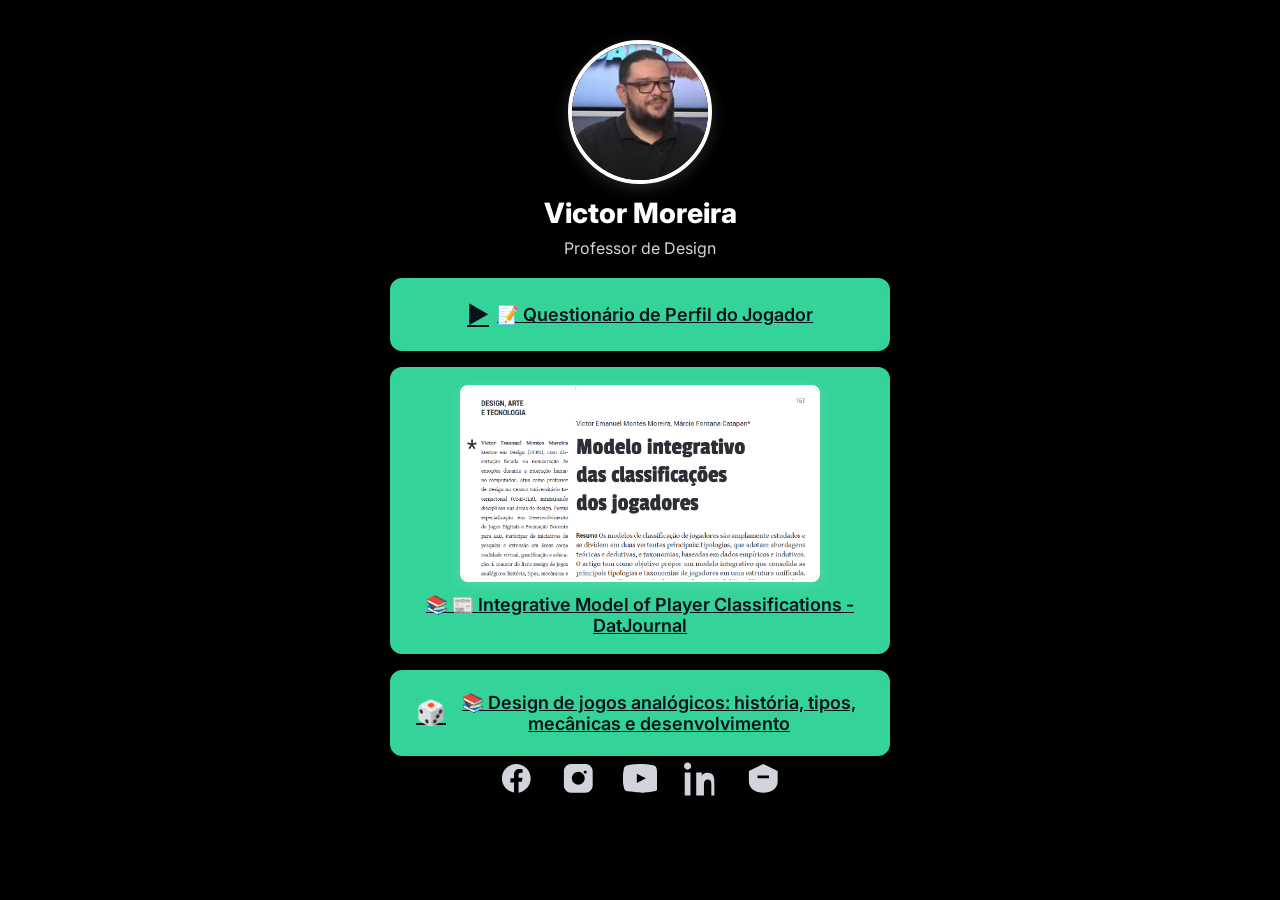
<file: index.html>
<!DOCTYPE html>
<html lang="pt-BR">
<head>
    <!-- Configuração básica do documento -->
    <meta charset="UTF-8">
    <meta name="viewport" content="width=device-width, initial-scale=1.0">
    <title>Meu Linktree Pessoal</title>
    <!-- Carrega CSS minimalista local (melhor para performance que grandes CDNs quando o site é pequeno) -->
    <link rel="preload" href="css/styles.min.css" as="style">
    <link rel="stylesheet" href="css/styles.min.css">
    <!-- Otimização de Carregamento de Fonte: Pré-conecta aos servidores do Google -->
    <link rel="preconnect" href="https://fonts.googleapis.com">
    <link rel="preconnect" href="https://fonts.gstatic.com" crossorigin>
    <!-- Carrega a fonte de forma não-bloqueante -->
    <link rel="stylesheet" href="https://fonts.googleapis.com/css2?family=Inter:wght@400;600;800&display=swap" media="print" onload="this.media='all'">
</head>
<body>

    <!-- Container para o fundo de estrelas (adicionado para o efeito) -->
    <div class="stars-container"></div>

    <!-- Container principal do Linktree -->
    <div id="linktree-container" class="text-center">

    <picture>
        <!-- WebP (preferido quando suportado) -->
        <source type="image/webp"
            srcset="images/profile-288.webp 288w, images/profile-144.webp 144w"
            sizes="(min-width: 768px) 144px, 112px">

        <!-- JPEG fallback -->
        <source type="image/jpeg"
            srcset="images/profile-288.jpg 288w, images/profile-144.jpg 144w"
            sizes="(min-width: 768px) 144px, 112px">

        <!-- Imagem principal com atributos de performance -->
    <img id="profile-pic"
     class="profile-image"
         src="images/profile-144.jpg"
         srcset="images/profile-288.jpg 2x, images/profile-144.jpg 1x"
         alt="Foto de Perfil de Victor"
         width="144" height="144"
         loading="lazy"
         decoding="async"
         onerror="this.onerror=null;this.src='https://placehold.co/144x144/262626/ffffff?text=V';">
    </picture>

        <!-- Nome de Usuário -->
    <h1 class="site-title">Victor Moreira</h1>

        <!-- Bio / Descrição Curta -->
        <p class="site-bio">
            Professor de Design
        </p>

        <!-- Container para os links dinâmicos -->
        <div id="link-list" class="link-list">
            <!-- Os botões de link serão inseridos aqui pelo JavaScript -->
        </div>

        <!-- Rodapé com links de Redes Sociais e menção de autoria -->
        <footer class="mt-12 text-center">
            
            <!-- Linha de Ícones de Redes Sociais com estilo TITULO_PADRAO (Cinza/Branco) -->
            <div class="social-links">
                    <!-- Redes sociais: SVGs inline para ícones específicos -->
                    <a href="https://www.facebook.com/victoremmoreira/" target="_blank" rel="noopener noreferrer" title="Facebook" aria-label="Facebook">
                        <svg class="social-icon" viewBox="0 0 24 24" role="img" aria-hidden="false"><title>Facebook</title><path d="M22 12c0-5.52-4.48-10-10-10S2 6.48 2 12c0 5 3.66 9.13 8.44 9.88v-6.99H7.9v-2.89h2.54V9.41c0-2.5 1.49-3.89 3.77-3.89 1.09 0 2.23.2 2.23.2v2.46h-1.25c-1.23 0-1.62.77-1.62 1.56v1.87h2.77l-.44 2.89h-2.33V22C18.34 21.13 22 17 22 12z"/></svg>
                    </a>
                    <a href="https://www.instagram.com/profvictormoreira/" target="_blank" rel="noopener noreferrer" title="Instagram" aria-label="Instagram">
                        <svg class="social-icon" viewBox="0 0 24 24" role="img" aria-hidden="false"><title>Instagram</title><path d="M7 2C4.24 2 2 4.24 2 7v10c0 2.76 2.24 5 5 5h10c2.76 0 5-2.24 5-5V7c0-2.76-2.24-5-5-5H7zm5 5.5A4.5 4.5 0 1 1 7.5 12 4.5 4.5 0 0 1 12 7.5zm4.8-.9a1.08 1.08 0 1 1-1.08 1.08A1.08 1.08 0 0 1 16.8 6.6z"/></svg>
                    </a>
                    <a href="https://www.youtube.com/@prof.victor" target="_blank" rel="noopener noreferrer" title="Youtube" aria-label="YouTube">
                        <svg class="social-icon" viewBox="0 0 24 24" role="img" aria-hidden="false"><title>YouTube</title><path d="M23.5 6.2s-.2-1.6-.8-2.3c-.8-.9-1.7-.9-2.1-1C16.7 2 12 2 12 2s-4.7 0-8.6.9c-.4.1-1.3.1-2.1 1C.6 4.6.5 6.2.5 6.2S0 8.1 0 10v4c0 1.9.5 3.8.5 3.8s.2 1.6.8 2.3c.8.9 1.8.9 2.3 1 1.7.3 7.9.9 9.4.9s4.7-.1 8.6-.9c.4-.1 1.3-.1 2.1-1 .6-.7.8-2.3.8-2.3S24 15.9 24 14v-4c0-1.9-.5-3.8-.5-3.8zM9.6 15.2V8.8l6.3 3.2-6.3 3.2z"/></svg>
                    </a>
                    <a href="https://www.linkedin.com/in/victoremmoreira/" target="_blank" rel="noopener noreferrer" title="LinkedIn" aria-label="LinkedIn">
                        <svg class="social-icon" viewBox="0 0 24 24" role="img" aria-hidden="false"><title>LinkedIn</title><path d="M4.98 3.5C4.98 4.88 3.87 6 2.5 6S0 4.88 0 3.5 1.12 1 2.5 1 4.98 2.12 4.98 3.5zM.5 8h4V24h-4V8zM8.5 8h3.84v2.2h.05c.54-1 1.86-2 3.83-2 4.1 0 4.86 2.7 4.86 6.2V24H19v-7.2c0-1.7 0-3.9-2.39-3.9-2.39 0-2.75 1.86-2.75 3.77V24H8.5V8z"/></svg>
                    </a>
                    <a href="http://lattes.cnpq.br/4253795392432161" target="_blank" rel="noopener noreferrer" title="Currículo Lattes" aria-label="Lattes">
                        <svg class="social-icon" viewBox="0 0 24 24" role="img" aria-hidden="false"><title>Lattes</title><path d="M12 2L2 7v7c0 5 4 8 10 8s10-3 10-8V7l-10-5zM8 10h8v2H8v-2z"/></svg>
                    </a>
            </div>
        </footer>
    </div>

    <script defer src="js/main.min.js"></script>

</body>
</html>
</file>
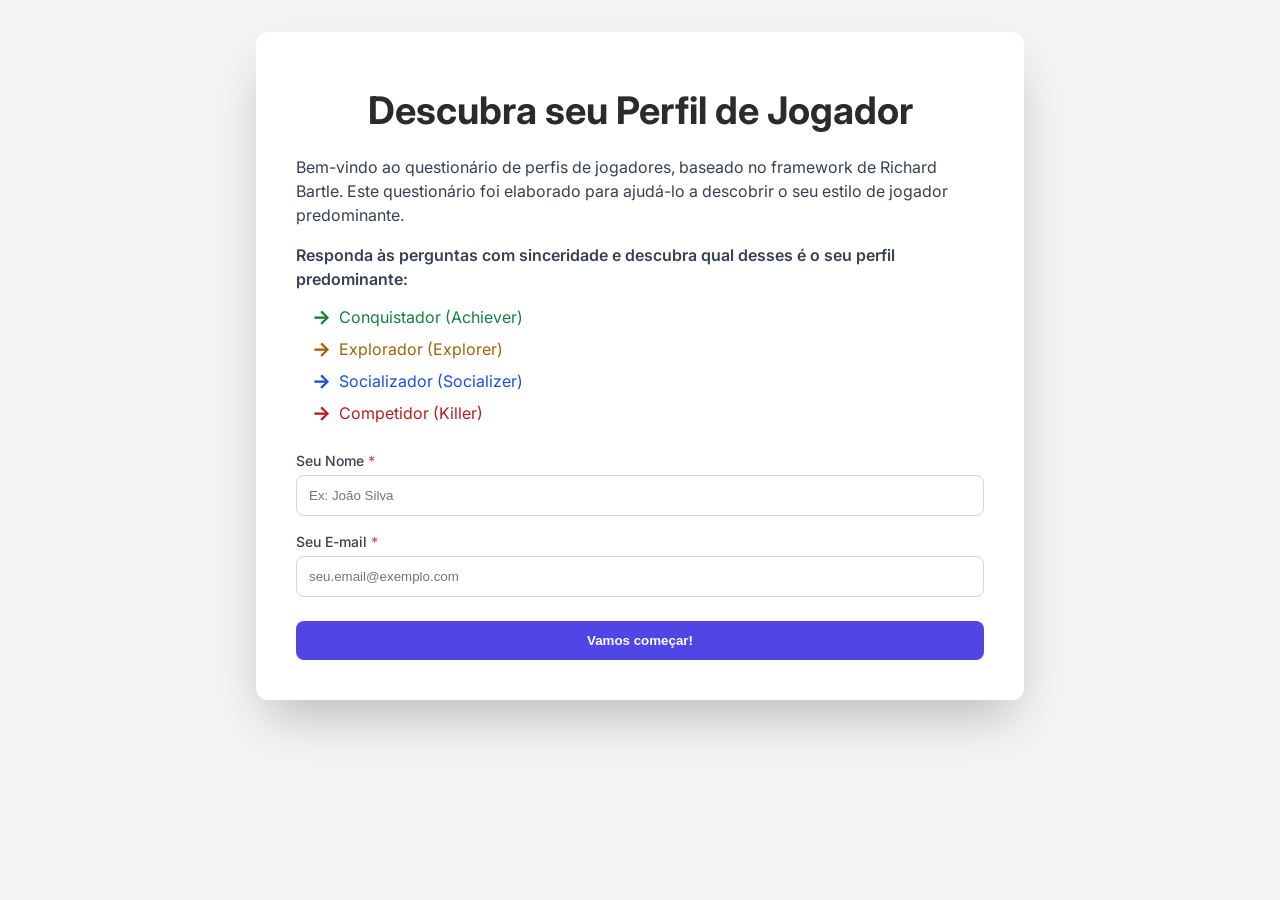
<file: Questionario_Bartle.html>
<!DOCTYPE html>
<html lang="pt-BR">
<head>
    <meta charset="UTF-8">
    <meta name="viewport" content="width=device-width, initial-scale=1.0">
    <title>Perfil de Jogador Bartle</title>
    <link rel="stylesheet" href="css/questionario.css">
</head>
<body class="p-4 md:p-8">

    <div class="max-w-3xl mx-auto bg-white p-6 md:p-10 rounded-xl shadow-2xl">
        
        <!-- Título atualizado -->
        <h1 id="app-title" class="font-bold">Descubra seu Perfil de Jogador</h1>
        
        <!-- ============================================== -->
        <!-- 1. TELA INICIAL (HOME) -->
        <!-- ============================================== -->
        <div id="home-container" class="space-y-6">
            <!-- Texto descritivo atualizado -->
            <div id="app-description" class="text-gray-700 space-y-3">
                <p>Bem-vindo ao questionário de perfis de jogadores, baseado no framework de Richard Bartle. Este questionário foi elaborado para ajudá-lo a descobrir o seu estilo de jogador predominante.</p>
                <p class="font-semibold mt-4">Responda às perguntas com sinceridade e descubra qual desses é o seu perfil predominante:</p>
                <ul class="list-none space-y-1 pl-4">
                    <li class="flex items-center text-green-700">
                        <span class="mr-2 font-bold text-xl">→</span> Conquistador (Achiever)
                    </li>
                    <li class="flex items-center text-yellow-700">
                        <span class="mr-2 font-bold text-xl">→</span> Explorador (Explorer)
                    </li>
                    <li class="flex items-center text-blue-700">
                        <span class="mr-2 font-bold text-xl">→</span> Socializador (Socializer)
                    </li>
                    <li class="flex items-center text-red-700">
                        <span class="mr-2 font-bold text-xl">→</span> Competidor (Killer)
                    </li>
                </ul>
            </div>
            
            <!-- Mensagem de Erro (Oculta por padrão) -->
            <div id="error-message" class="hidden text-sm text-red-700 font-semibold p-3 bg-red-100 border border-red-400 rounded-lg">
                Por favor, preencha seu **Nome** e um **E-mail válido** para iniciar o questionário.
            </div>

            <div class="space-y-4">
                <div>
                    <label for="user-name" class="block text-sm font-medium text-gray-700 mb-1">Seu Nome <span class="text-red-500">*</span></label>
                    <input type="text" id="user-name" placeholder="Ex: João Silva" class="w-full p-3 border border-gray-300 rounded-lg focus:ring-indigo-500 focus:border-indigo-500">
                </div>
                <div>
                    <label for="user-email" class="block text-sm font-medium text-gray-700 mb-1">Seu E-mail <span class="text-red-500">*</span></label>
                    <input type="email" id="user-email" placeholder="seu.email@exemplo.com" class="w-full p-3 border border-gray-300 rounded-lg focus:ring-indigo-500 focus:border-indigo-500">
                </div>
            </div>

            <button id="start-button" class="w-full bg-indigo-600 hover:bg-indigo-700 text-white font-semibold py-3 px-4 rounded-lg transition duration-200" onclick="startQuiz()">
                Vamos começar!
            </button>
        </div>

        <!-- ============================================== -->
        <!-- 2. QUESTIONÁRIO (QUIZ) -->
        <!-- ============================================== -->
        <div id="quiz-screen" class="hidden">
            <!-- Container do Progresso -->
            <div id="progress-container" class="mb-8">
                <div class="flex justify-between text-sm font-medium mb-1 text-gray-700">
                    <span>Progresso</span>
                    <span id="progress-text">0 / 22</span>
                </div>
                <div class="h-2 bg-gray-200 rounded-full">
                    <div id="progress-bar" class="h-2 bg-indigo-600 rounded-full transition-all duration-500 ease-out" style="width: 0%;"></div>
                </div>
            </div>

            <!-- Container do Questionário Paginado -->
            <div id="quiz-container" class="space-y-8">
                <!-- Perguntas serão injetadas aqui -->
            </div>

            <!-- Navegação (Próximo / Finalizar) -->
            <button id="next-button" class="w-full mt-8 bg-indigo-600 hover:bg-indigo-700 text-white font-semibold py-3 px-4 rounded-lg transition duration-200 disabled-button" disabled onclick="goToNextPair()">
                Próximo Par de Perguntas
            </button>
        </div>

        <!-- ============================================== -->
        <!-- 3. RESULTADOS -->
        <!-- ============================================== -->
        <div id="results-container" class="hidden mt-12 p-6 bg-indigo-50 border-t-4 border-indigo-500 rounded-lg shadow-inner">
            <h2 class="text-2xl font-bold text-indigo-800 mb-6">Seu Perfil de Jogador é:</h2>
            <div id="profile-results" class="space-y-4">
                <!-- Os resultados serão injetados aqui -->
            </div>
            <p class="mt-6 text-sm text-gray-600">Seu perfil primário é aquele com a pontuação mais alta.</p>
            
            <!-- A seção de salvamento foi removida da interface, mantendo apenas o link "Saiba mais" -->
            <p class="mt-4 text-center pt-4 border-t border-indigo-200">
                <a href="https://youtu.be/ZjKE4sfCySk" target="_blank" class="text-indigo-600 hover:text-indigo-800 font-semibold underline transition duration-150">
                    Saiba mais sobre os Perfis de Jogadores
                </a>
            </p>
        </div>

        <button id="restart-button" class="hidden mt-8 w-full bg-gray-400 hover:bg-gray-500 text-white font-semibold py-3 px-4 rounded-lg transition duration-200" onclick="resetQuiz()">
            Refazer Questionário
        </button>
    </div>

    <script src="js/questionario.js" defer></script>
</body>
</html>
</file>
<file: css/styles.min.css>
/* styles.min.css - versão enxuta para performance */
:root{--bg:#000;--muted:#383838;--accent:#34d399}
*{box-sizing:border-box}
html,body{height:100%}
body{margin:0;background:var(--bg);color:#fff;font-family:Inter,system-ui,Arial,Helvetica,sans-serif;display:flex;justify-content:center;padding-top:40px;overflow-x:hidden}
.stars-container{position:fixed;inset:0;z-index:0;pointer-events:none}
.stars-container::before,.stars-container::after{content:"";position:absolute;inset:0;background:transparent}
.stars-container::before{box-shadow:0px 0px 0 #FFF,100px 30px #FFF,200px 80px #FFF,350px 120px #FFF,400px 200px #FFF,50px 300px #FFF,150px 450px #FFF,250px 520px #FFF,450px 600px #FFF,50px 750px #FFF,300px 850px #FFF,500px 100px #FFF,10px 400px #FFF,300px 700px #FFF,450px 50px #FFF,200px 250px #FFF;opacity:.9;animation:twinkle 6s linear infinite}
.stars-container::after{box-shadow:50px 150px 0 1px #FFF,250px 350px 0 1px #FFF,450px 550px 0 1px #FFF,650px 750px 0 1px #FFF,850px 950px 0 1px #FFF;animation:twinkle 9s linear infinite;animation-delay:2s}
@keyframes twinkle{0%,100%{opacity:.6}50%{opacity:1}}
#linktree-container{position:relative;z-index:10;max-width:500px;width:90%;text-align:center;margin-bottom:40px}
.profile-image{width:112px;height:112px;border-radius:9999px;object-fit:cover;border:4px solid #fff;box-shadow:0 4px 15px rgba(255,255,255,.15);display:block;margin:0 auto}
@media(min-width:768px){.profile-image{width:144px;height:144px}}
/* Site title and bio */
.site-title{font-weight:800;margin:.75rem 0 0;font-size:1.75rem}
.site-bio{color:#d1d5db;margin:.5rem 0 1.25rem}
.link-button{display:flex;align-items:center;justify-content:center;padding:1.25rem 1.5rem;border-radius:.75rem;border:2px solid #fff;background:#000;color:#fff;font-weight:600;transition:transform .15s,box-shadow .15s}
.link-button:hover{transform:translateY(-2px);box-shadow:0 8px 20px rgba(0,0,0,.5)}
.link-redesocial{background:var(--muted);border-color:var(--muted)}
.link-titulo-destaque{background:var(--accent);border-color:var(--accent);color:#07121a;font-size:1.125rem}
.link-com-foto img{width:90%;max-width:350px;border-radius:.5rem;border:2px solid #fff}
.link-row{display:flex;flex-direction:row}

/* Container de links: garante espaçamento consistente entre botões */
#link-list{display:flex;flex-direction:column;gap:1rem;align-items:stretch}

/* Quando o botão contém imagem, exibir imagem acima do texto */
.link-button.link-com-foto{flex-direction:column;align-items:center;gap:.75rem;padding:1rem}
.link-button.link-com-foto .link-title{display:block;text-align:center}
/* garantir que imagens dentro de cards não usem o mesmo tamanho do avatar principal */
.link-button.link-com-foto img{width:100%;max-width:360px;height:auto;border-radius:.5rem}
/* util */
.hidden{display:none}

/* small resets for icons if FontAwesome removed - use emoji fallback */
.icon{font-size:1.5rem;margin-right:.5rem}

/* Footer social links styles */
.social-links{display:flex;justify-content:center;gap:1rem;margin-bottom:1rem}
.social-links a{display:inline-block;padding:.35rem;transition:transform .15s,color .15s}
.social-links .social-icon{width:2.16rem;height:2.16rem;fill:#d1d5db;transition:transform .15s,fill .15s}
.social-links a:hover .social-icon{transform:translateY(-3px);fill:#ffffff}
</file>
<file: css/questionario.css>
/* Tailwind CSS compilado e otimizado */

@import url('https://fonts.googleapis.com/css2?family=Inter:wght@400;600;700&display=swap');

/* Inclusão das bases e componentes do Tailwind */
*, ::before, ::after { box-sizing: border-box; border-width: 0; border-style: solid; border-color: #e5e7eb; }
html { line-height: 1.5; -webkit-text-size-adjust: 100%; text-size-adjust: 100%; -moz-tab-size: 4; tab-size: 4; font-family: Inter, sans-serif; }
body {
    font-family: 'Inter', sans-serif;
    background-color: #f3f4f6;
    margin: 0;
    line-height: inherit;
}

/* Classes customizadas e utilitários do Tailwind usados no projeto */
.max-w-3xl { max-width: 48rem; }
.mx-auto { margin-left: auto; margin-right: auto; }
.block { display: block; }
.flex { display: flex; }
.hidden { display: none; }
.h-2 { height: 0.5rem; }
.h-full { height: 100%; }
.w-full { width: 100%; }
.flex-1 { flex: 1 1 0%; }
.transform { transform: translate(var(--tw-translate-x), var(--tw-translate-y)) rotate(var(--tw-rotate)) skewX(var(--tw-skew-x)) skewY(var(--tw-skew-y)) scaleX(var(--tw-scale-x)) scaleY(var(--tw-scale-y)); }
.items-center { align-items: center; }
.justify-between { justify-content: space-between; }
.gap-4 { gap: 1rem; }
.space-y-1 > :not([hidden]) ~ :not([hidden]) { --tw-space-y-reverse: 0; margin-top: calc(0.25rem * calc(1 - var(--tw-space-y-reverse))); margin-bottom: calc(0.25rem * var(--tw-space-y-reverse)); }
.space-y-3 > :not([hidden]) ~ :not([hidden]) { --tw-space-y-reverse: 0; margin-top: calc(0.75rem * calc(1 - var(--tw-space-y-reverse))); margin-bottom: calc(0.75rem * var(--tw-space-y-reverse)); }
.space-y-4 > :not([hidden]) ~ :not([hidden]) { --tw-space-y-reverse: 0; margin-top: calc(1rem * calc(1 - var(--tw-space-y-reverse))); margin-bottom: calc(1rem * var(--tw-space-y-reverse)); }
.space-y-6 > :not([hidden]) ~ :not([hidden]) { --tw-space-y-reverse: 0; margin-top: calc(1.5rem * calc(1 - var(--tw-space-y-reverse))); margin-bottom: calc(1.5rem * var(--tw-space-y-reverse)); }
.space-y-8 > :not([hidden]) ~ :not([hidden]) { --tw-space-y-reverse: 0; margin-top: calc(2rem * calc(1 - var(--tw-space-y-reverse))); margin-bottom: calc(2rem * var(--tw-space-y-reverse)); }
.rounded-full { border-radius: 9999px; }
.rounded-lg { border-radius: 0.5rem; }
.rounded-xl { border-radius: 0.75rem; }
.border { border-width: 1px; }
.border-2 { border-width: 2px; }
.border-t { border-top-width: 1px; }
.border-t-4 { border-top-width: 4px; }
.border-gray-200 { border-color: #e5e7eb; }
.border-gray-300 { border-color: #d1d5db; }
.border-indigo-200 { border-color: #c7d2fe; }
.border-indigo-500 { border-color: #6366f1; }
.border-red-400 { border-color: #f87171; }
.border-red-500 { border-color: #ef4444; }
.bg-gray-200 { background-color: #e5e7eb; }
.bg-gray-400 { background-color: #9ca3af; }
.bg-indigo-50 { background-color: #eef2ff; }
.bg-indigo-600 { background-color: #4f46e5; }
.bg-red-100 { background-color: #fee2e2; }
.bg-white { background-color: #fff; }
.p-3 { padding: 0.75rem; }
.p-4 { padding: 1rem; }
.p-6 { padding: 1.5rem; }
.px-4 { padding-left: 1rem; padding-right: 1rem; }
.py-3 { padding-top: 0.75rem; padding-bottom: 0.75rem; }
.pt-4 { padding-top: 1rem; }
.pl-4 { padding-left: 1rem; }
.mb-1 { margin-bottom: 0.25rem; }
.mb-4 { margin-bottom: 1rem; }
.mb-6 { margin-bottom: 1.5rem; }
.mb-8 { margin-bottom: 2rem; }
.mr-2 { margin-right: 0.5rem; }
.mt-4 { margin-top: 1rem; }
.mt-6 { margin-top: 1.5rem; }
.mt-8 { margin-top: 2rem; }
.mt-12 { margin-top: 3rem; }
.text-center { text-align: center; }
.text-sm { font-size: 0.875rem; line-height: 1.25rem; }
.text-lg { font-size: 1.125rem; line-height: 1.75rem; }
.text-xl { font-size: 1.25rem; line-height: 1.75rem; }
.text-2xl { font-size: 1.5rem; line-height: 2rem; }
.font-bold { font-weight: 700; }
.font-medium { font-weight: 500; }
.font-semibold { font-weight: 600; }
.underline { text-decoration-line: underline; }
.text-blue-700 { color: #1d4ed8; }
.text-gray-600 { color: #4b5563; }
.text-gray-700 { color: #374151; }
.text-gray-800 { color: #1f2937; }
.text-green-700 { color: #15803d; }
.text-indigo-600 { color: #4f46e5; }
.text-indigo-800 { color: #3730a3; }
.text-red-500 { color: #ef4444; }
.text-red-700 { color: #b91c1c; }
.text-white { color: #fff; }
.text-yellow-700 { color: #a16207; }
.shadow-md { box-shadow: 0 4px 6px -1px rgba(0,0,0,.1), 0 2px 4px -2px rgba(0,0,0,.1); }
.shadow-inner { box-shadow: inset 0 2px 4px 0 rgba(0,0,0,.05); }
.shadow-2xl { box-shadow: 0 25px 50px -12px rgba(0,0,0,.25); }
.list-none { list-style-type: none; }
.transition { transition-property: color, background-color, border-color, text-decoration-color, fill, stroke, opacity, box-shadow, transform, filter, -webkit-backdrop-filter; transition-property: color, background-color, border-color, text-decoration-color, fill, stroke, opacity, box-shadow, transform, filter, backdrop-filter; transition-timing-function: cubic-bezier(.4,0,.2,1); transition-duration: .15s; }
.transition-all { transition-property: all; transition-timing-function: cubic-bezier(.4,0,.2,1); transition-duration: .15s; }
.duration-150 { transition-duration: .15s; }
.duration-200 { transition-duration: .2s; }
.duration-500 { transition-duration: .5s; }
.ease-out { transition-timing-function: cubic-bezier(0,0,.2,1); }
.hover\:bg-gray-500:hover { background-color: #6b7280; }
.hover\:bg-indigo-700:hover { background-color: #4338ca; }
.hover\:text-indigo-800:hover { color: #3730a3; }
.focus\:border-indigo-500:focus { border-color: #6366f1; }
.focus\:ring-indigo-500:focus { --tw-ring-color: #6366f1; --tw-ring-offset-shadow: var(--tw-ring-inset) 0 0 0 var(--tw-ring-offset-width) var(--tw-ring-offset-color); --tw-ring-shadow: var(--tw-ring-inset) 0 0 0 calc(1px + var(--tw-ring-offset-width)) var(--tw-ring-color); box-shadow: var(--tw-ring-offset-shadow), var(--tw-ring-shadow), var(--tw-shadow, 0 0 #0000); }
.md\:p-8 { padding: 2rem; }
.md\:p-10 { padding: 2.5rem; }
.md\:flex-row { flex-direction: row; }

/* Estilos customizados que não são do Tailwind */
#app-title {
    text-align: center;
    font-size: 38px;
    color: #2B2B2B;
    margin-top: 10px;
    margin-bottom: 10px;
}
.profile-option {
    position: relative; /* Necessário para posicionar o ícone de check */
    cursor: pointer;
    transition: all 0.2s; /* Mantido para suavidade */
}
.disabled-button {
    opacity: 0.6;
    cursor: not-allowed;
}

/* Novo estilo para a resposta selecionada */
input[type="radio"]:checked + .profile-option {
    border-color: #22c55e; /* green-500 */
    background-color: #f0fdf4; /* green-50 */
    box-shadow: 0 4px 14px 0 rgba(34, 197, 94, 0.15);
}

/* Estilo para o ícone de check */
input[type="radio"]:checked + .profile-option .check-icon {
    opacity: 1; /* Torna o ícone visível */
}

.check-icon {
    position: absolute;
    top: 0.5rem; /* 8px */
    right: 0.5rem; /* 8px */
    width: 1.5rem; /* 24px */
    height: 1.5rem; /* 24px */
    background-color: #22c55e; /* green-500 */
    color: white;
    border-radius: 9999px;
    display: flex;
    align-items: center;
    justify-content: center;
    opacity: 0; /* Oculto por padrão */
    transition: opacity 0.2s ease-in-out;
    pointer-events: none; /* Garante que o ícone não interfira no clique */
}
</file>
